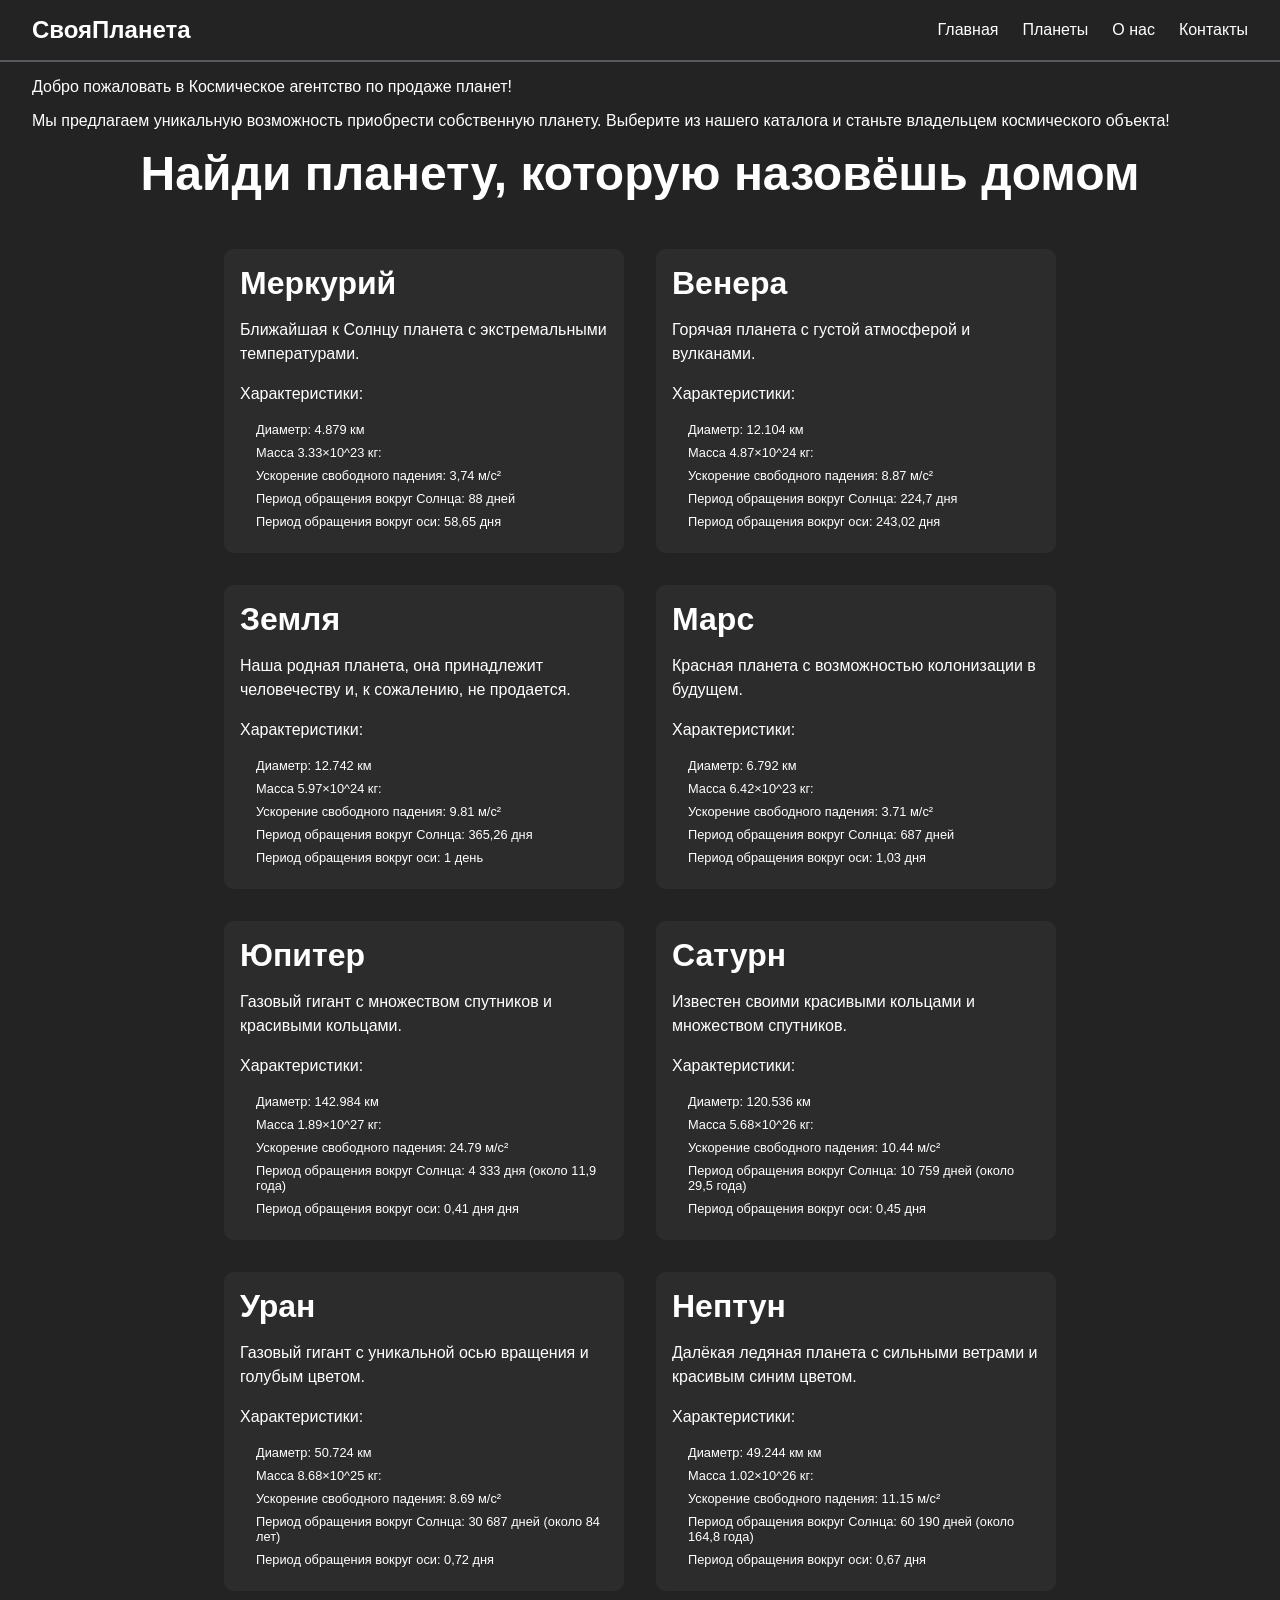
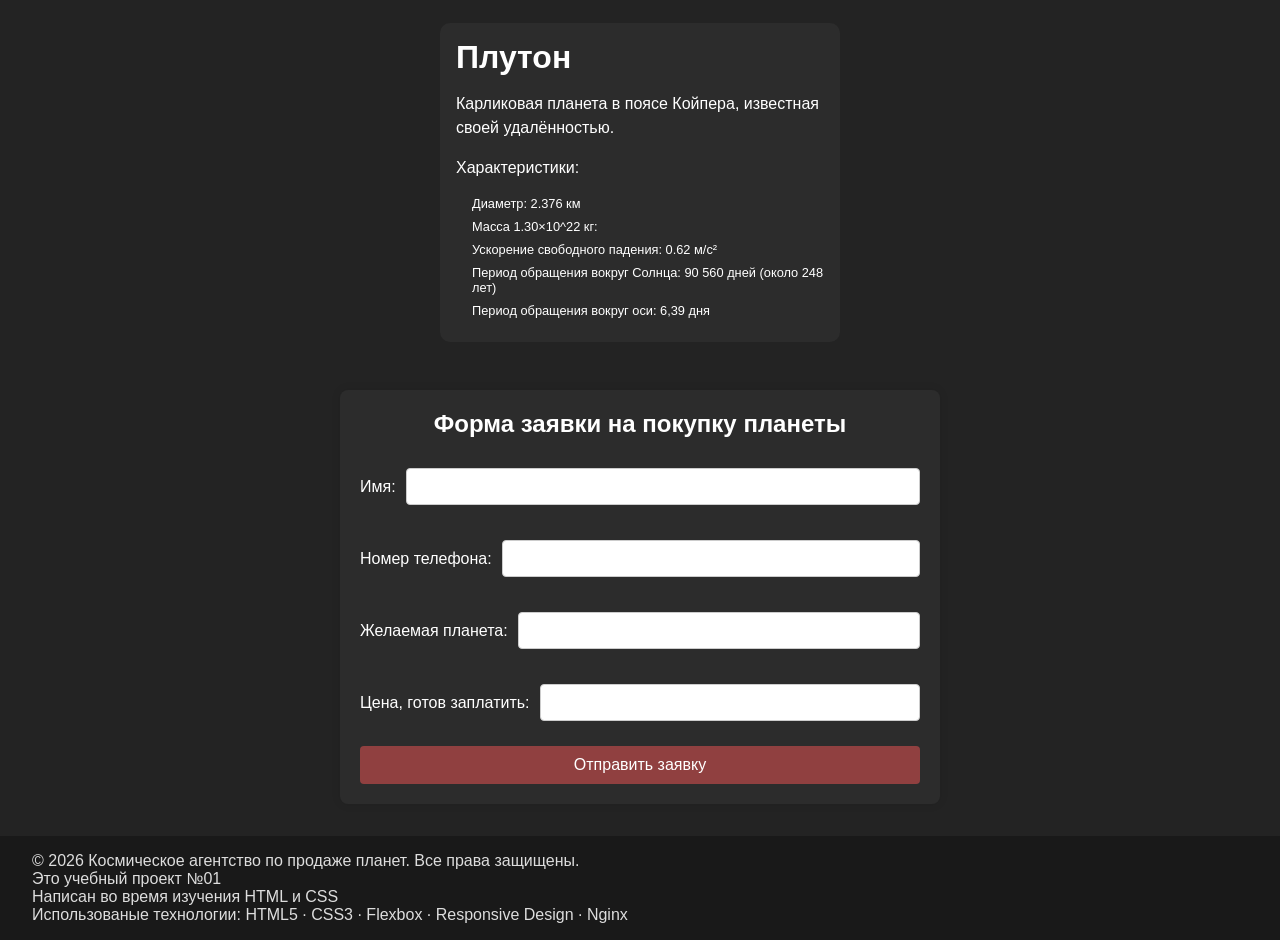
<file: Lab1/index.html>
<!DOCTYPE html>

<html lang="ru">
<head>
    <meta charset="UTF-8">
    <meta name="viewport" content="width=device-width, initial-scale=1.0">
    <link rel="stylesheet" href="style.css">
    <title>Космическое агентство по продаже планет</title>
</head>
<body>
    <header class="navbar">
        <div class="logo">СвояПланета</div>
        <nav>
            <ul class="nav-list">
                <li><a href="#home">Главная</a></li>
                <li><a href="#planets">Планеты</a></li>
                <li><a href="#about">О нас</a></li>
                <li><a href="#contact">Контакты</a></li>
            </ul>
        </nav>
    </header>

    <main>
        <div class="content">
        <div class="info" id="home">
            <!-- <h1 class="hero">Космическое агентство по продаже планет</h1> -->
            <p>Добро пожаловать в Космическое агентство по продаже планет!</h1>
            <p>Мы предлагаем уникальную возможность приобрести собственную планету. Выберите из нашего каталога и станьте владельцем космического объекта!</p>
            <h1 class="hero">Найди планету, которую назовёшь домом</h1>
        </div>

        <div class="planets" id="planets">

            <div class="planet">
                <h2>Меркурий</h2>
                <p>Ближайшая к Солнцу планета с экстремальными температурами.</p>
                <p>Характеристики:</p>
                <ul class="specific">
                    <li>Диаметр: 	4.879 км</li>  
                    <li>Масса       3.33×10^23 кг: </li>
                    <li>Ускорение свободного падения: 	3,74 м/с²</li>
                    <li>Период обращения вокруг Солнца: 88 дней</li>
                    <li>Период обращения вокруг оси: 	58,65 дня </li>
                </ul>
            </div>
            
            <div class="planet">
                <h2>Венера</h2>
                <p>Горячая планета с густой атмосферой и вулканами.</p>
                <p>Характеристики:</p>
                <ul class="specific">
                    <li>Диаметр: 	12.104 км</li>  
                    <li>Масса       4.87×10^24 кг: </li>
                    <li>Ускорение свободного падения: 	8.87 м/с²</li>
                    <li>Период обращения вокруг Солнца: 224,7 дня</li>
                    <li>Период обращения вокруг оси: 	243,02 дня  </li>
                </ul>
            </div>

            <div class="planet">
                <h2>Земля</h2>
                <p>Наша родная планета, она принадлежит человечеству и, к сожалению, не продается.</p>
                <p>Характеристики:</p>
                <ul class="specific">
                    <li>Диаметр: 	12.742 км</li>  
                    <li>Масса       5.97×10^24 кг: </li>
                    <li>Ускорение свободного падения: 	9.81 м/с²</li>
                    <li>Период обращения вокруг Солнца: 365,26 дня</li>
                    <li>Период обращения вокруг оси: 	 1 день </li>
                </ul>
            </div>

            <div class="planet">
                <h2>Марс</h2>
                <p>Красная планета с возможностью колонизации в будущем.</p>
                <p>Характеристики:</p>
                <ul class="specific">
                    <li>Диаметр: 	6.792 км</li>  
                    <li>Масса       6.42×10^23 кг: </li>
                    <li>Ускорение свободного падения: 	 3.71 м/с²</li>
                    <li>Период обращения вокруг Солнца:  687 дней</li>
                    <li>Период обращения вокруг оси: 	 1,03 дня  </li>
                </ul>
            </div>

            <div class="planet">
                <h2>Юпитер</h2>
                <p>Газовый гигант с множеством спутников и красивыми кольцами.</p>
                <p>Характеристики:</p>
                <ul class="specific">
                    <li>Диаметр: 	142.984 км</li>  
                    <li>Масса       1.89×10^27 кг: </li>
                    <li>Ускорение свободного падения: 	24.79 м/с²</li>
                    <li>Период обращения вокруг Солнца: 4 333 дня (около 11,9 года)</li>
                    <li>Период обращения вокруг оси: 	0,41 дня дня </li>
                </ul>
            </div>

            <div class="planet">
                <h2>Сатурн</h2>
                <p>Известен своими красивыми кольцами и множеством спутников.</p>
                <p>Характеристики:</p>
                <ul class="specific">
                    <li>Диаметр: 	120.536 км</li>  
                    <li>Масса       5.68×10^26 кг: </li>
                    <li>Ускорение свободного падения: 	10.44 м/с²</li>
                    <li>Период обращения вокруг Солнца: 10 759 дней (около 29,5 года)</li>
                    <li>Период обращения вокруг оси: 	0,45 дня</li>
                </ul>
            </div>

            <div class="planet">
                <h2>Уран</h2>
                <p>Газовый гигант с уникальной осью вращения и голубым цветом.</p>
                <p>Характеристики:</p>
                <ul class="specific">
                    <li>Диаметр: 	50.724 км</li>  
                    <li>Масса       8.68×10^25 кг: </li>
                    <li>Ускорение свободного падения: 	8.69 м/с²</li>
                    <li>Период обращения вокруг Солнца: 30 687 дней (около 84 лет)</li>
                    <li>Период обращения вокруг оси: 	0,72 дня </li>
                </ul>
            </div>

            <div class="planet">
                <h2>Нептун</h2>
                <p>Далёкая ледяная планета с сильными ветрами и красивым синим цветом.</p>
                <p>Характеристики:</p>
                <ul class="specific">
                    <li>Диаметр: 	49.244 км км</li>  
                    <li>Масса       1.02×10^26 кг: </li>
                    <li>Ускорение свободного падения: 	11.15 м/с²</li>
                    <li>Период обращения вокруг Солнца: 60 190 дней (около 164,8 года)</li>
                    <li>Период обращения вокруг оси: 	 0,67 дня</li>
                </ul>
            </div>

            <div class="planet">
                <h2>Плутон</h2>
                <p>Карликовая планета в поясе Койпера, известная своей удалённостью.</p>
                <p>Характеристики:</p>
                <ul class="specific">
                    <li>Диаметр: 	2.376 км</li>  
                    <li>Масса       1.30×10^22 кг: </li>
                    <li>Ускорение свободного падения: 	0.62 м/с²</li>
                    <li>Период обращения вокруг Солнца: 90 560 дней (около 248 лет)</li>
                    <li>Период обращения вокруг оси: 	6,39 дня</li>
                </ul>
            </div>
    
        </div>
        </div>
    </main>

    
    <div class="form-container">
        <h2>Форма заявки на покупку планеты</h2>
        <form action="#" method="post">
            <div class="form-group">
                <label for="name">Имя:</label>
                <input type="text" id="name" name="name" required>
            </div>
            <div class="form-group">    
                <label for="phone">Номер телефона:</label>
                <input type="tel" id="phone" name="phone" required> 
            </div>
            <div class="form-group">
                <label for="planet">Желаемая планета:</label>
                <input type="text" id="planet" name="planet" required>
            </div>
            <div class="form-group">
                <label for="price">Цена, готов заплатить:</label>
                <input type="number" id="price" name="price" required>  
            </div>
            <button type="submit">Отправить заявку</button>
        </form>
    </div>
    

    

    <div clacc="container">
        <div class="footer">

        <p>&copy; 2026 Космическое агентство по продаже планет. Все права защищены.</p>
        <p>Это учебный проект №01</p>
        <p>Написан во время изучения HTML и CSS</p>
        <p>Использованые технологии: HTML5 · CSS3 · Flexbox · Responsive Design · Nginx</p>
    
        </div>
    </div>  
    
</body>
</html>
</file>
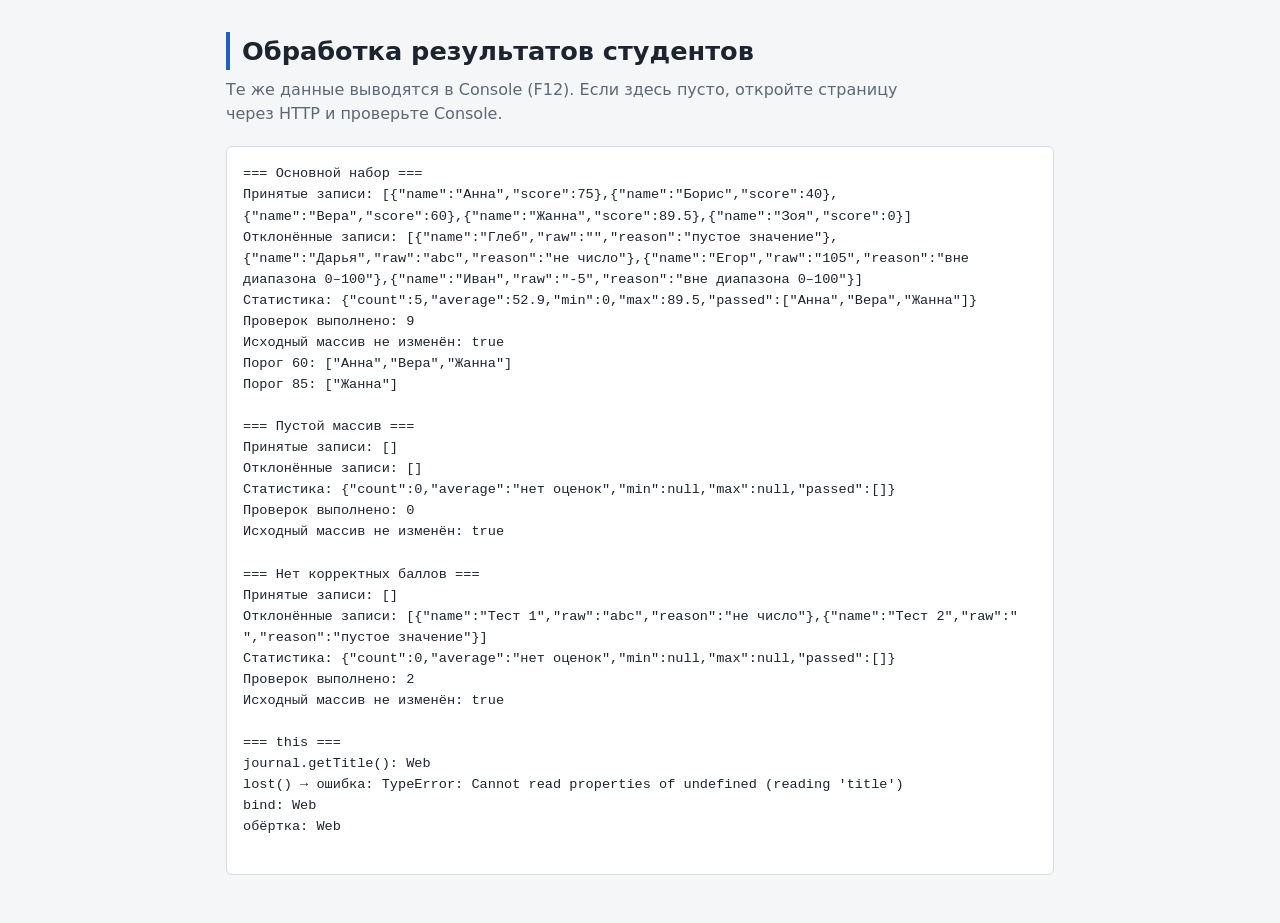
<file: Lab3/index.html>
<!DOCTYPE html>
<html lang="ru">
<head>
  <meta charset="utf-8">
  <meta name="viewport" content="width=device-width, initial-scale=1">
  <title>Результаты студентов</title>
  <link rel="stylesheet" href="./styles.css">
</head>
<body>
  <main>
    <h1>Обработка результатов студентов</h1>
    <p class="hint">Те же данные выводятся в Console (F12). Если здесь пусто, откройте страницу через HTTP и проверьте Console.</p>
    <pre id="output" aria-live="polite"></pre>
  </main>
  <script type="module" src="./app.js"></script>
</body>
</html>
</file>
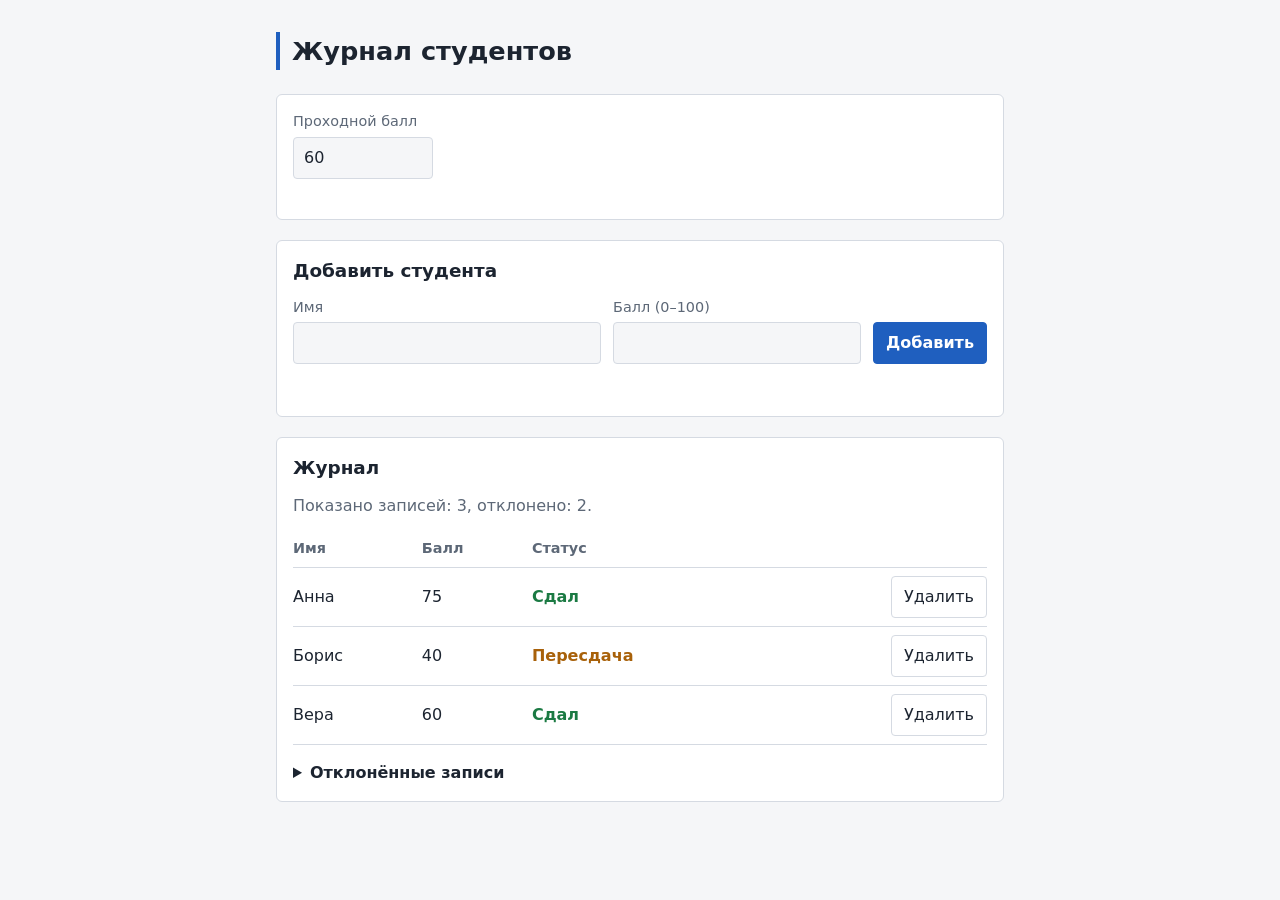
<file: Lab4/index.html>
<!DOCTYPE html>
<html lang="ru">
<head>
  <meta charset="utf-8">
  <meta name="viewport" content="width=device-width, initial-scale=1">
  <title>Журнал студентов</title>
  <link rel="stylesheet" href="./styles.css">
</head>
<body>
  <main>
    <h1>Журнал студентов</h1>

    <section class="controls">
      <label for="pass-score">Проходной балл</label>
      <input id="pass-score" type="text" inputmode="decimal" value="60" autocomplete="off">
      <p id="pass-error" class="error" role="alert"></p>
    </section>

    <section>
      <h2>Добавить студента</h2>
      <form id="add-form" novalidate>
        <div class="field">
          <label for="name">Имя</label>
          <input id="name" name="name" type="text" autocomplete="off">
        </div>
        <div class="field">
          <label for="score">Балл (0–100)</label>
          <input id="score" name="score" type="text" inputmode="decimal" autocomplete="off">
        </div>
        <button type="submit" class="primary">Добавить</button>
        <p id="form-error" class="error" role="alert"></p>
      </form>
    </section>

    <section>
      <h2>Журнал</h2>
      <p id="counts"></p>
      <table id="journal">
        <thead><tr><th>Имя</th><th>Балл</th><th>Статус</th><th><span class="sr-only">Действия</span></th></tr></thead>
        <tbody id="rows"></tbody>
      </table>
      <p id="empty" hidden>Записей нет. Добавьте студента через форму выше.</p>
      <details id="rejected-box" hidden>
        <summary>Отклонённые записи</summary>
        <ul id="rejected"></ul>
      </details>
    </section>
  </main>
  <script type="module" src="./app.js"></script>
</body>
</html>
</file>
<file: Lab1/style.css>
* {
  box-sizing: border-box;
  margin: 0;
  padding: 0;
}

body {
  font-family: Arial, sans-serif;  
  background-color: #232323;
  color: #fff;
}

.navbar {
  position: sticky;
  top: 0;
  z-index: 1000;
  display: flex;
  justify-content: space-between;
  align-items: center;
  border-bottom: 2px solid #5a585d;
  background-color: #232323;
  padding: 1rem 2rem;
  width: 100%;
}

.logo {
  font-size: 1.5rem;
  font-weight: bold;
}

.nav-list {
  display: flex;
  list-style: none;
  gap: 1.5rem;
}

.nav-list a {
  color: #fff;
  text-decoration: none;
  transition: color 0.3s ease;
}

.nav-list a:hover {
  color: #cf5a5a;
}


.content {
    
  padding: 1rem 2rem;
  
}

.content p {
  font-size: 1rem;
  /* line-height: 1.5; */
  margin-bottom: 1rem;
}

.content h1 {
  font-size: 3rem;
  margin-bottom: 1rem;
  text-align: center;
}

.planets {
  display: flex;
  flex-wrap: wrap;
  gap: 2rem;
  justify-content: center;
  padding: 2rem;
}

.planet {
  padding: 1rem;
  background-color: #2c2c2c;
  border-radius: 10px;
  overflow: hidden;
  width: 400px;
  text-align: left;
  transition: transform 0.3s ease, box-shadow 0.3s ease;
}

/* .planet:hover {
  transform: translateY(-5px);
  box-shadow: 0 10px 20px rgba(0, 0, 0, 0.5);
} */

.planet h2{
    font-size: 2rem;
    margin-bottom: 1rem;
}

.planet p {
  font-size: 1rem;
  line-height: 1.5;
  margin-bottom: 1rem;
}

.planet li {
  margin-bottom: 0.5rem;
  list-style-type:  none;
  font-size: 0.8rem;
  padding-left: 1rem;
}




.form-container {
    background-color: #2c2c2c;
    padding: 20px;
    border-radius: 8px;
    box-shadow: 0 0 10px rgba(0, 0, 0, 0.1);
    width: 600px;
    text-align: center;
    margin-left: auto;
    margin-right: auto;  
}
.form-container h2 {
    margin-bottom: 20px;
}
.form-group {
    margin-bottom: 15px;
    width: 100%;
    display: flex;
    flex-direction: row;
} 
.form-container label {
    display: block;
    text-align: left;
    display: flex;
    align-items: center;    
    justify-content: center; 
    margin-right: 10px;
    white-space: nowrap;
}
.form-container input {
    width: 100%;
    padding: 10px;
    margin: 10px 0;
    border: 1px solid #ccc;
    border-radius: 4px;
}
.form-container button {
    width: 100%;
    padding: 10px;
    background-color: #904040;
    border: none;
    border-radius: 4px;
    color: #fff;
    font-size: 16px;
    cursor: pointer;
}
.form-container button:hover {
    background-color: #cf5a5a;
}


.footer {
  padding: 1rem 2rem;
  background-color: #191919;
  color: #ddd;
  /* border-top: 2px solid #5a585d; */
  margin-top: 2rem;
}
</file>
<file: Lab3/styles.css>
:root {
  --bg: #f5f6f8;
  --surface: #ffffff;
  --text: #1c2430;
  --muted: #5d6877;
  --accent: #1f5fbf;
  --border: #d5dae2;
}

@media (prefers-color-scheme: dark) {
  :root {
    --bg: #14181f;
    --surface: #1c222c;
    --text: #e6e9ee;
    --muted: #9aa5b4;
    --accent: #7fb0ff;
    --border: #2f3744;
  }
}

* { box-sizing: border-box; }

body {
  margin: 0;
  background: var(--bg);
  color: var(--text);
  font-family: system-ui, -apple-system, "Segoe UI", Roboto, sans-serif;
  line-height: 1.5;
}

main {
  max-width: 860px;
  margin: 0 auto;
  padding: 32px 16px 48px;
}

h1 {
  margin: 0 0 8px;
  font-size: 1.6rem;
  border-left: 4px solid var(--accent);
  padding-left: 12px;
}

.hint {
  margin: 0 0 20px;
  color: var(--muted);
  max-width: 70ch;
}

#output {
  margin: 0;
  padding: 16px;
  background: var(--surface);
  border: 1px solid var(--border);
  border-radius: 6px;
  font-family: ui-monospace, "Cascadia Code", Consolas, monospace;
  font-size: 0.85rem;
  line-height: 1.55;
  white-space: pre-wrap;
  overflow-wrap: anywhere;
  overflow-x: auto;
}
</file>
<file: Lab4/styles.css>
:root {
  --bg: #f5f6f8;
  --surface: #ffffff;
  --text: #1c2430;
  --muted: #5d6877;
  --accent: #1f5fbf;
  --on-accent: #ffffff;
  --border: #d5dae2;
  --ok: #1b7a43;
  --warn: #a8610a;
  --bad: #b3261e;
}

@media (prefers-color-scheme: dark) {
  :root {
    --bg: #14181f;
    --surface: #1c222c;
    --text: #e6e9ee;
    --muted: #9aa5b4;
    --accent: #7fb0ff;
    --on-accent: #10213d;
    --border: #2f3744;
    --ok: #5fcf8a;
    --warn: #f0b45a;
    --bad: #ff8f86;
  }
}

* { box-sizing: border-box; }

body {
  margin: 0;
  background: var(--bg);
  color: var(--text);
  font-family: system-ui, -apple-system, "Segoe UI", Roboto, sans-serif;
  line-height: 1.5;
}

main { max-width: 760px; margin: 0 auto; padding: 32px 16px 48px; }

h1 { margin: 0 0 24px; font-size: 1.6rem; border-left: 4px solid var(--accent); padding-left: 12px; }
h2 { margin: 0 0 12px; font-size: 1.15rem; }

section {
  margin-bottom: 20px;
  padding: 16px;
  background: var(--surface);
  border: 1px solid var(--border);
  border-radius: 6px;
}

label { display: block; margin-bottom: 4px; font-size: 0.9rem; color: var(--muted); }

input {
  width: 100%;
  padding: 8px 10px;
  font: inherit;
  color: var(--text);
  background: var(--bg);
  border: 1px solid var(--border);
  border-radius: 4px;
}

button {
  padding: 8px 12px;
  font: inherit;
  color: var(--text);
  background: var(--surface);
  border: 1px solid var(--border);
  border-radius: 4px;
  cursor: pointer;
}
button:hover { border-color: var(--accent); }
button.primary { background: var(--accent); color: var(--on-accent); border-color: var(--accent); font-weight: 600; }
:focus-visible { outline: 2px solid var(--accent); outline-offset: 2px; }

.controls input { width: 140px; }

form { display: flex; flex-wrap: wrap; align-items: end; gap: 12px; }
.field { flex: 1 1 180px; }
.field:nth-of-type(2) { flex-basis: 120px; }

.error { margin: 0; min-height: 1.5em; color: var(--bad); }
form .error { flex-basis: 100%; }

table { width: 100%; border-collapse: collapse; }
th { text-align: left; font-size: 0.9rem; color: var(--muted); }
th, td { padding: 8px 8px 8px 0; border-bottom: 1px solid var(--border); }
td:last-child, th:last-child { text-align: right; padding-right: 0; }

.status { font-weight: 600; }
.status.passed { color: var(--ok); }
.status.retake { color: var(--warn); }

#counts { margin: 0 0 12px; color: var(--muted); }
#empty { margin: 0; }
details { margin-top: 16px; }
summary { cursor: pointer; font-weight: 600; }
ul { margin: 8px 0 0; padding-left: 18px; }

.sr-only { position: absolute; width: 1px; height: 1px; overflow: hidden; clip: rect(0 0 0 0); }
</file>
